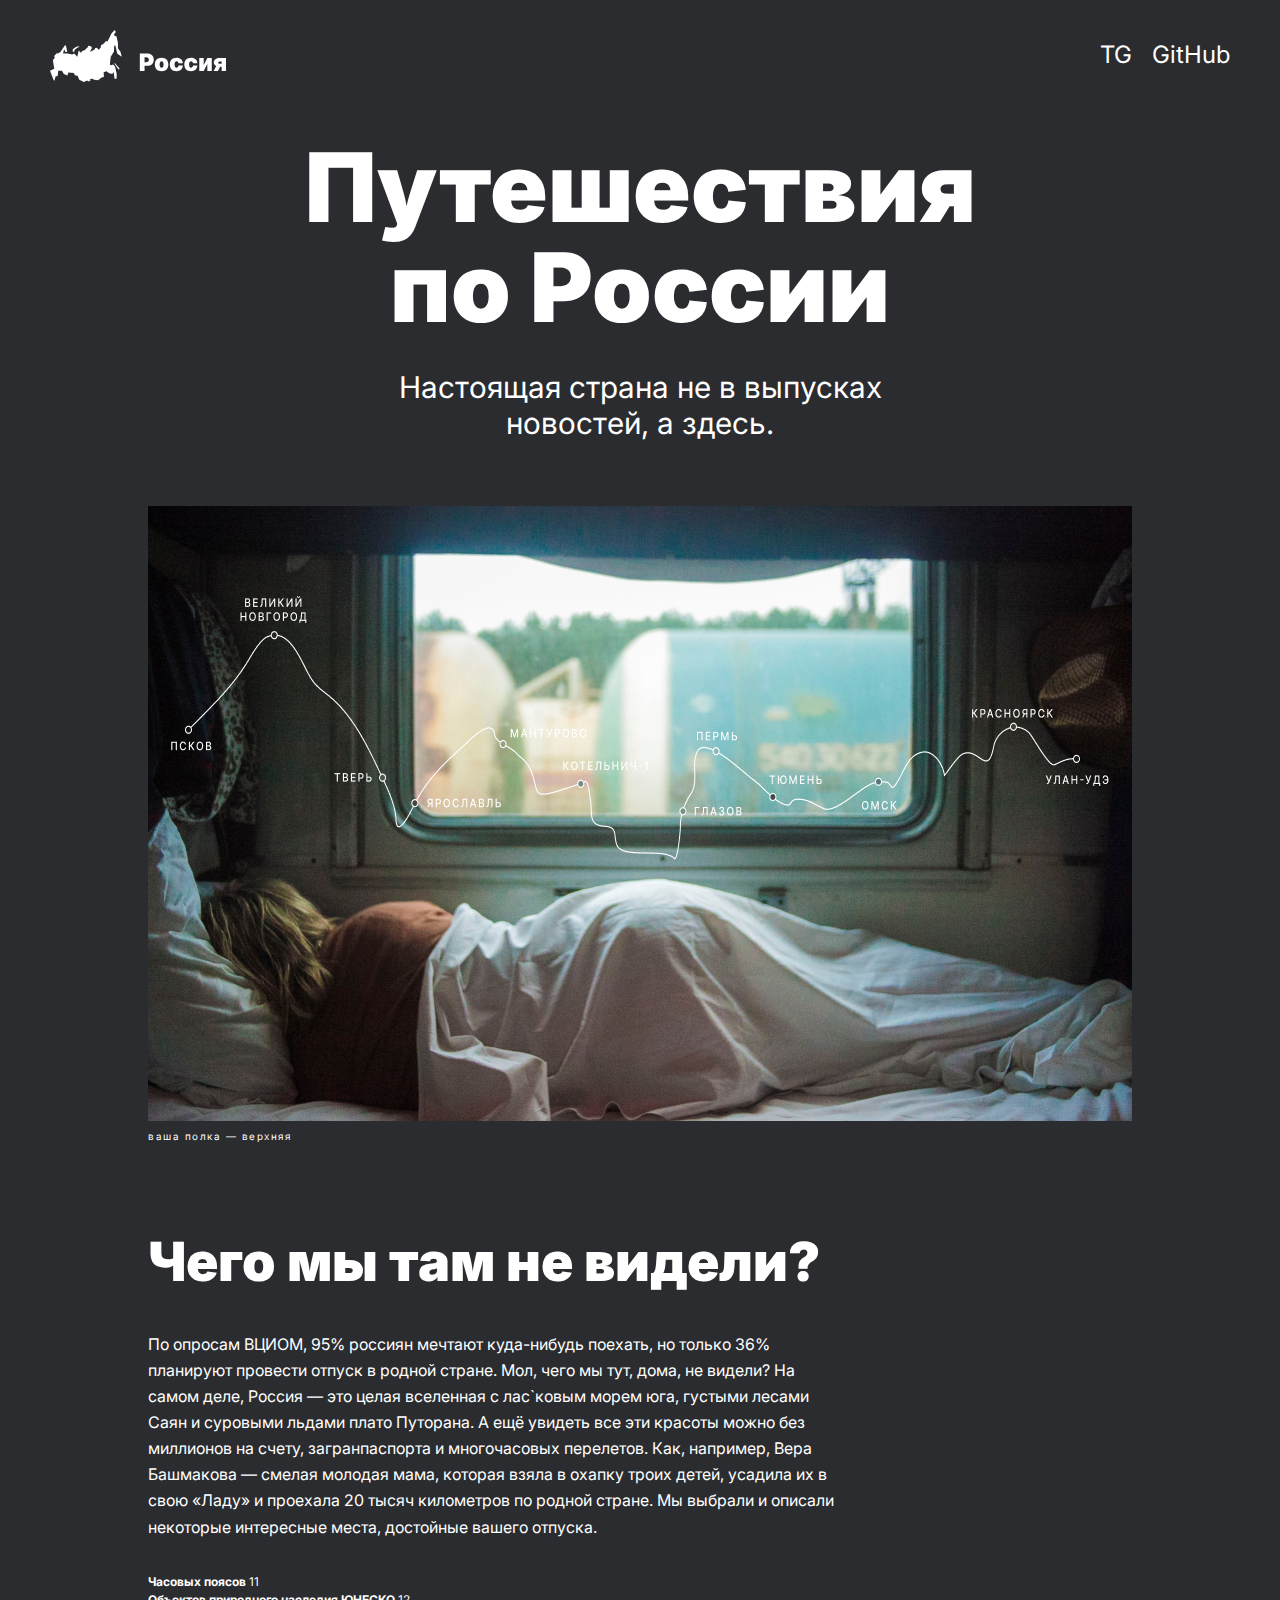
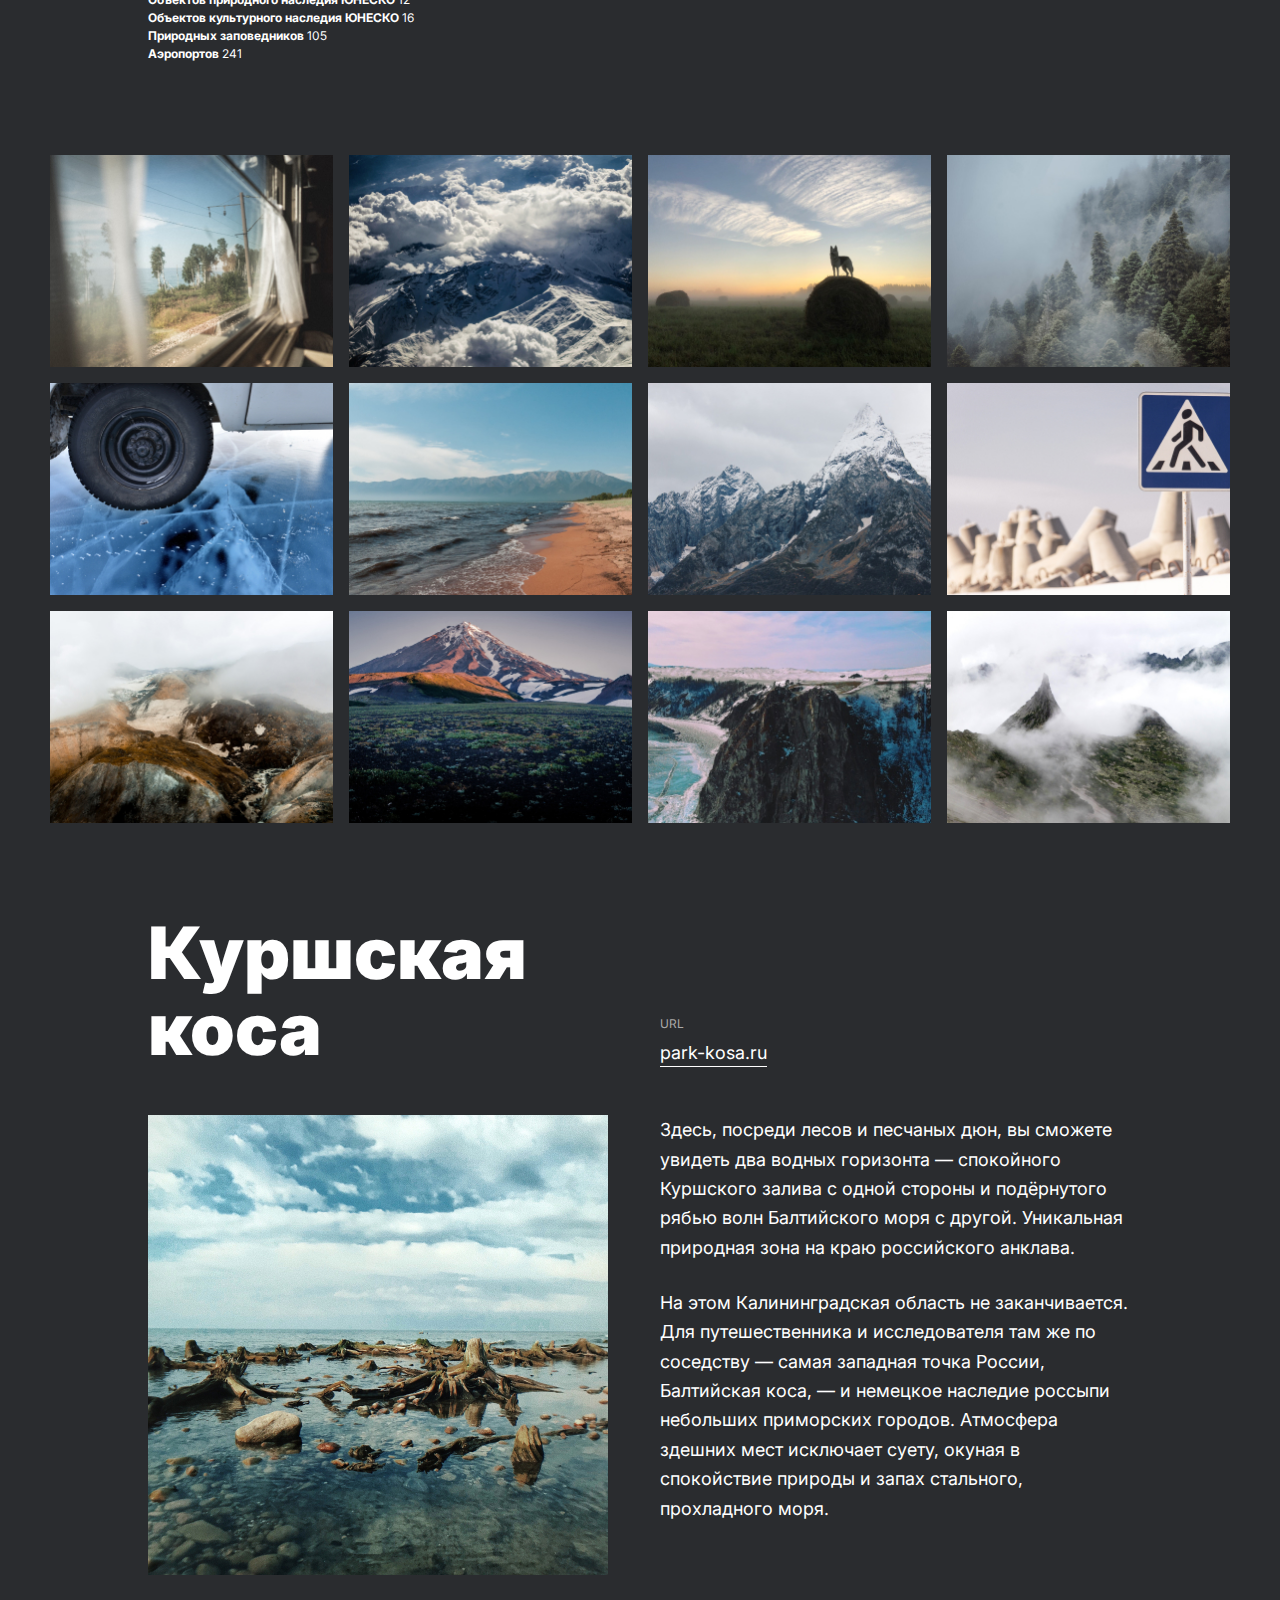
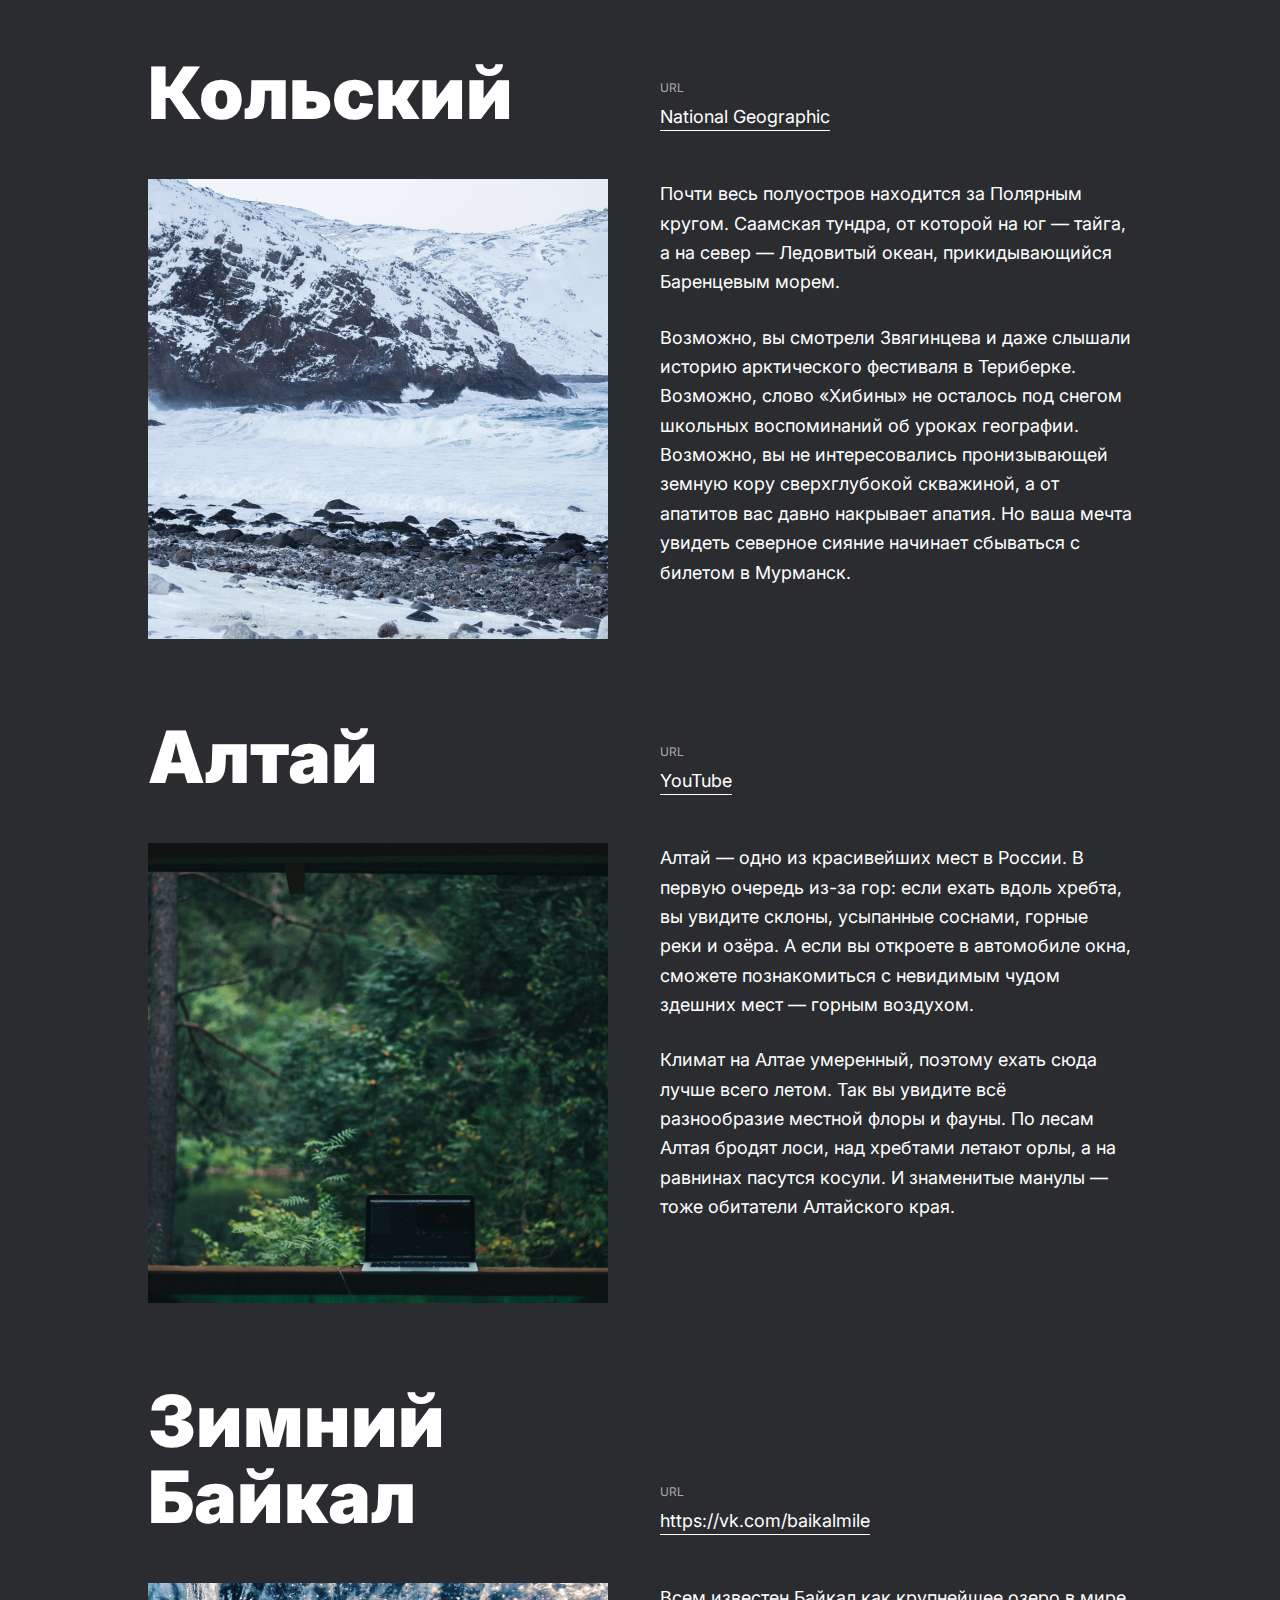
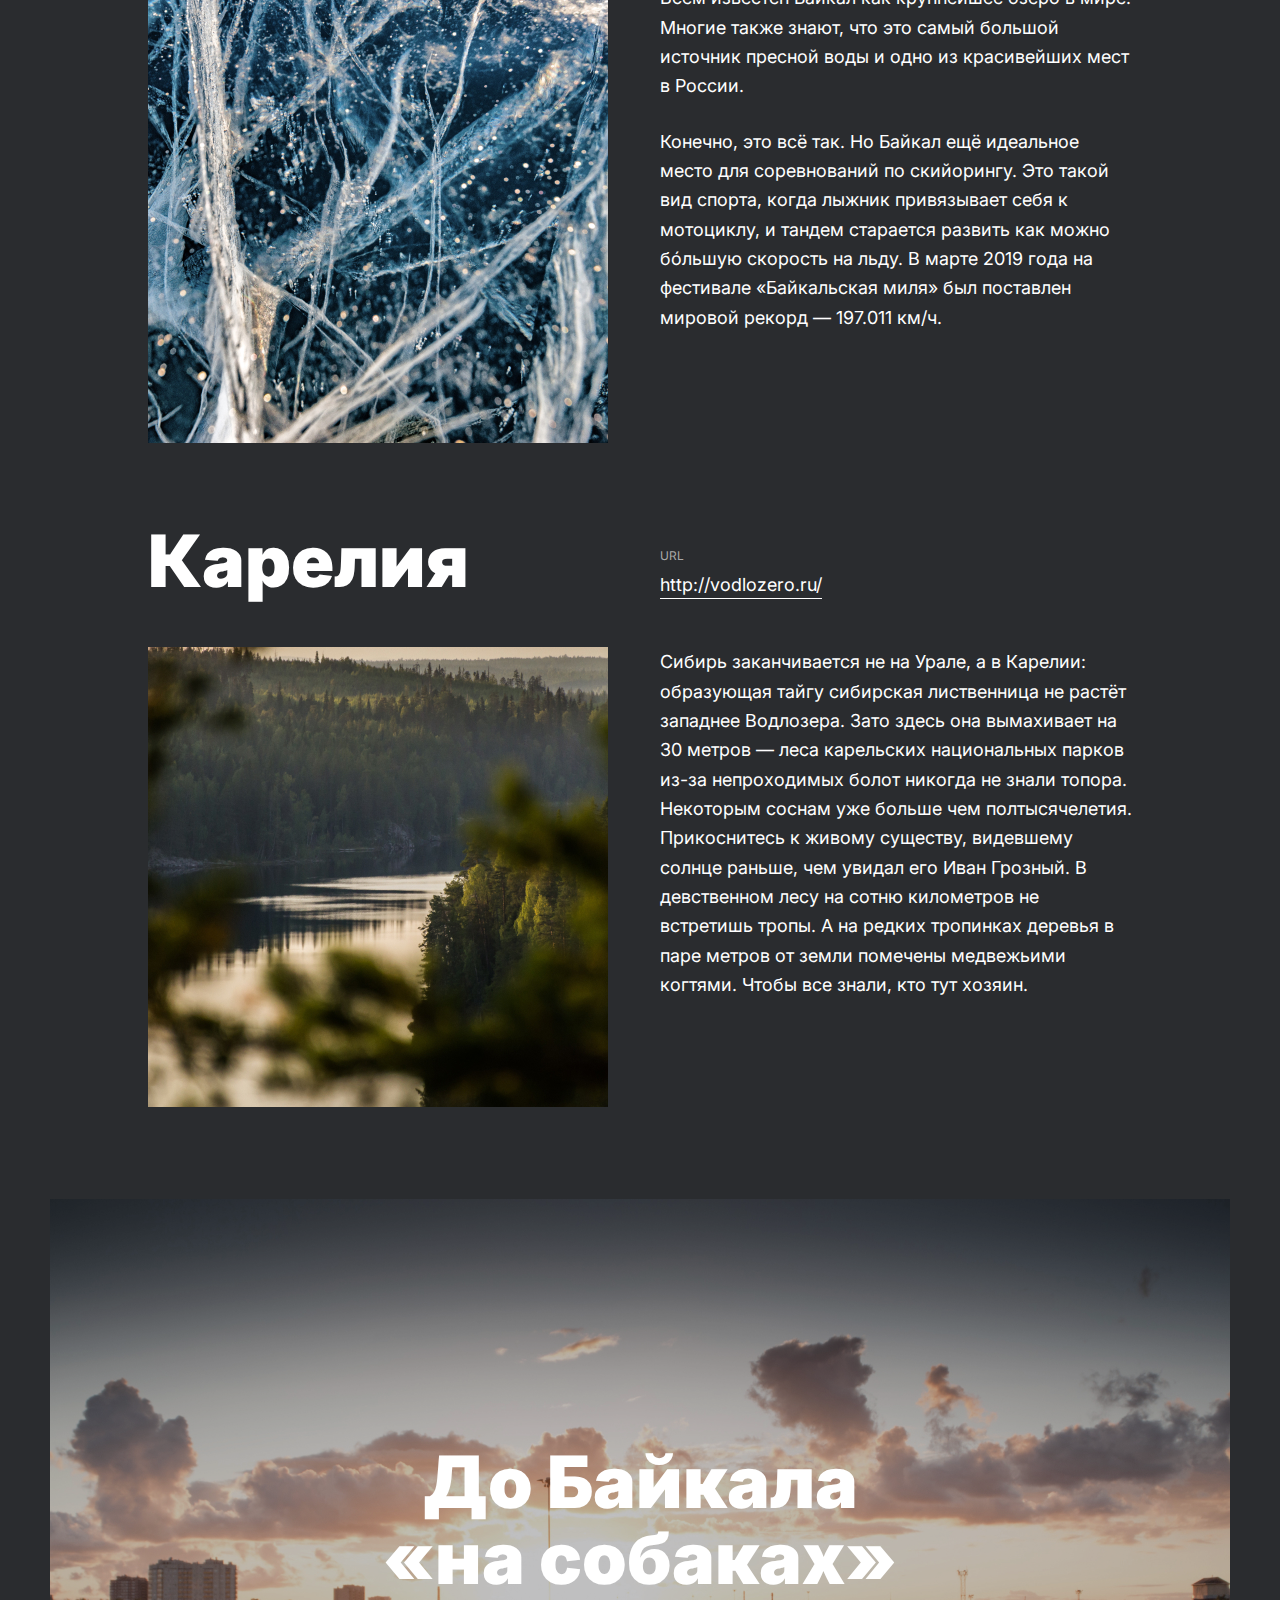
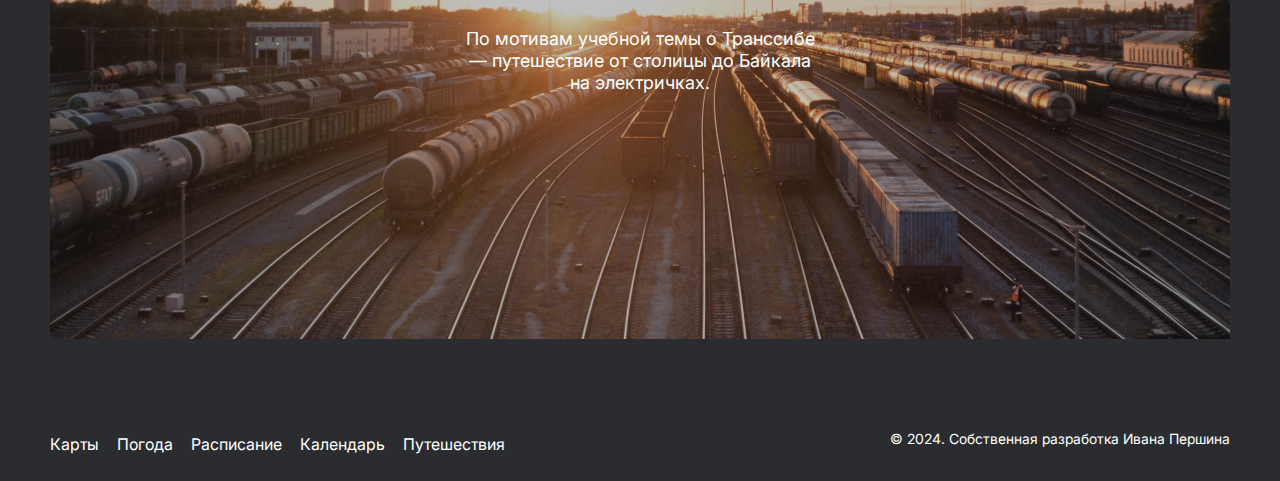
<file: index.html>
<!DOCTYPE html>
<html lang="ru">

<head>
  <meta charset="UTF-8" />
  <meta name="viewport" content="width=device-width, initial-scale=1.0" />
  <meta name="keywords" content="Путешествия, Россия" />
  <meta name="author" content="Ivan Pershin" />
  <meta name="description" content="Сайт про путешествия по России" />
  <link rel="stylesheet" href="./pages/index.css" />
  <title>Путешествия по России</title>
</head>

<body class="body">

  <!-- HEADER -->
  <header class="header">
    <nav class="header__nav">
      <img class="header__logo" src="./images/header/logo.svg" alt="Логотип материка России" />
    <ul class="header__list">
        <li class="header__item">
          <a class="header__link" href="tg://resolve?domain=ShekkoWeb" target="_blank">TG</a>
        </li>
        <li class="header__item">
          <a class="header__link" href="https://github.com/Shekko777/travel-repetition.git" target="_blank">GitHub</a>
        </li>
      </ul>
    </nav>
    <h1 class="header__title">Путешествия по России</h1>
    <p class="header__subtitle">
      Настоящая страна не в выпусках новостей, а здесь.
    </p>
    <figure class="header__figure">
      <img class="header__image" src="./images/header/main_header.jpg"
        alt="Картинка поезда с картой путешествия по России и точками на ней" />
      <figcaption class="header__figcaption">ваша полка — верхняя</figcaption>
    </figure>
  </header>

  <!-- MAIN -->
  <main class="main">
    <section class="about">
      <h2 class="about__title">Чего мы там не видели?</h2>
      <p class="about__text">По опросам ВЦИОМ, 95% россиян мечтают куда-нибудь поехать, но только 36% планируют провести
        отпуск в родной стране. Мол, чего мы тут, дома, не видели? На самом деле, Россия — это целая вселенная с
        лас`ковым морем юга, густыми лесами Саян и суровыми льдами плато Путорана. А ещё увидеть все эти красоты можно
        без миллионов на счету, загранпаспорта и многочасовых перелетов. Как, например, Вера Башмакова — смелая молодая
        мама, которая взяла в охапку троих детей, усадила их в свою «Ладу» и проехала 20 тысяч километров по родной
        стране. Мы выбрали и описали некоторые интересные места, достойные вашего отпуска.</p>

      <ul class="about__statistics">
        <li class="about__item">Часовых поясов <span class="about__span">11</span></li>
        <li class="about__item">Объектов природного наследия ЮНЕСКО <span class="about__span">12</span></li>
        <li class="about__item">Объектов культурного наследия ЮНЕСКО <span class="about__span">16</span></li>
        <li class="about__item">Природных заповедников <span class="about__span">105</span></li>
        <li class="about__item">Аэропортов <span class="about__span">241</span></li>
      </ul>
    </section>

    <section class="images">
      <ul class="images__list">
        <li class="images__item">
          <img class="images__img" src="./images/images/item-11.jpg" alt="Картинка с поездом">
        </li>
        <li class="images__item">
          <img class="images__img" src="./images/images/item-10.jpg" alt="Картинка Эвереста">
        </li>
        <li class="images__item">
          <img class="images__img" src="./images/images/item-9.jpg" alt="Картинка собаки на сене">
        </li>
        <li class="images__item">
          <img class="images__img" src="./images/images/item-8.jpg" alt="Картинка туманного леса">
        </li>
        <li class="images__item">
          <img class="images__img" src="./images/images/item-7.jpg" alt="Картинка машины на льду">
        </li>
        <li class="images__item">
          <img class="images__img" src="./images/images/item-6.jpg" alt="Картинка красивого пляжа">
        </li>
        <li class="images__item">
          <img class="images__img" src="./images/images/item-5.jpg" alt="Картинка заснеженной горы">
        </li>
        <li class="images__item">
          <img class="images__img" src="./images/images/item-4.jpg" alt="Картинка непонятно чего">
        </li>
        <li class="images__item">
          <img class="images__img" src="./images/images/item-3.jpg" alt="Картинка пустынные горы">
        </li>
        <li class="images__item">
          <img class="images__img" src="./images/images/item-2.jpg" alt="Картинка пейзажа поляны с горами">
        </li>
        <li class="images__item">
          <img class="images__img" src="./images/images/item-1.jpg" alt="Картинка моря">
        </li>
        <li class="images__item">
          <img class="images__img" src="./images/images/item.jpg" alt="Картинка тумана в горных вершинах">
        </li>
      </ul>
    </section>

    <section class="review">
      <ul class="review__list">
        <li class="review__item">
          <h2 class="review__title">Куршская коса</h2>
          <a class="review__link" href="#">park-kosa.ru</a>
          <img class="review__image" src="./images/review/1.jpg" alt="Картинка Куршской Косы">
          <div class="review__description">
            <p class="review__text">Здесь, посреди лесов и песчаных дюн, вы сможете увидеть два водных горизонта — спокойного Куршского залива с одной стороны и подёрнутого рябью волн Балтийского моря с другой. Уникальная природная зона на краю российского анклава.</p>
            <p class="review__text">На этом Калининградская область не заканчивается. Для путешественника и исследователя там же по соседству — самая западная точка России, Балтийская коса, — и немецкое наследие россыпи небольших приморских городов. Атмосфера здешних мест исключает суету, окуная в спокойствие природы и запах стального, прохладного моря.</p>
          </div>
        </li>
        <li class="review__item">
          <h2 class="review__title">Кольский</h2>
          <a class="review__link" href="#">National Geographic</a>
          <img class="review__image" src="./images/review/2.jpg" alt="Картинка Кольского">
          <div class="review__description">
            <p class="review__text">Почти весь полуостров находится за Полярным кругом. Саамская тундра, от которой на юг — 
              тайга, а на север — Ледовитый океан, прикидывающийся Баренцевым морем.</p>
            <p class="review__text">Возможно, вы смотрели Звягинцева и даже слышали историю арктического фестиваля в Териберке. Возможно, слово «Хибины» не осталось под снегом школьных воспоминаний об уроках географии. Возможно, вы не интересовались пронизывающей земную кору сверхглубокой скважиной, а от апатитов вас давно накрывает апатия. Но ваша мечта увидеть северное сияние начинает сбываться с билетом
              в Мурманск.</p>
          </div>
        </li>
        <li class="review__item">
          <h2 class="review__title">Алтай</h2>
          <a class="review__link" href="#">YouTube</a>
          <img class="review__image" src="./images/review/3.jpg" alt="Картинка Алтая">
          <div class="review__description">
            <p class="review__text">Алтай — одно из красивейших мест в России. 
              В первую очередь из-за гор: если ехать вдоль хребта, вы увидите склоны, усыпанные соснами, горные реки и озёра. А если вы откроете в автомобиле окна, сможете познакомиться с невидимым чудом здешних мест — горным воздухом.</p>
            <p class="review__text">Климат на Алтае умеренный, поэтому ехать сюда лучше всего летом. Так вы увидите всё разнообразие местной флоры и фауны. По лесам Алтая бродят лоси, над хребтами летают орлы, а на равнинах пасутся косули. И знаменитые манулы — тоже обитатели Алтайского края.</p>
          </div>
        </li>
        <li class="review__item">
          <h2 class="review__title">Зимний Байкал</h2>
          <a class="review__link" href="#">https://vk.com/baikalmile</a>
          <img class="review__image" src="./images/review/4.jpg" alt="Картинка Зимнего Байкала">
          <div class="review__description">
            <p class="review__text">Всем известен Байкал как крупнейшее озеро 
              в мире. Многие также знают, что это самый большой источник пресной воды и одно из красивейших мест в России.</p>
            <p class="review__text">Конечно, это всё так. Но Байкал ещё идеальное место для соревнований по скийорингу. Это такой вид спорта, когда лыжник привязывает себя 
              к мотоциклу, и тандем старается развить как можно бóльшую скорость на льду. В марте 2019 года на фестивале «Байкальская миля» был поставлен мировой рекорд — 197.011 км/ч.</p>
          </div>
        </li>
        <li class="review__item">
          <h2 class="review__title">Карелия</h2>
          <a class="review__link" href="#">http://vodlozero.ru/</a>
          <img class="review__image" src="./images/review/5.jpg" alt="Картинка Карелии">
          <div class="review__description">
            <p class="review__text">Сибирь заканчивается не на Урале, а в Карелии: образующая тайгу сибирская лиственница не растёт западнее Водлозера. Зато здесь она вымахивает на 30 метров — леса карельских национальных парков из-за непроходимых болот никогда не знали топора. Некоторым соснам уже больше чем полтысячелетия. Прикоснитесь к живому существу, видевшему солнце раньше, чем увидал его Иван Грозный. 
              В девственном лесу на сотню километров не встретишь тропы. А на редких тропинках деревья 
              в паре метров от земли помечены медвежьими когтями. Чтобы все знали, кто тут хозяин.</p>
          </div>
        </li>
      </ul>
    </section>
  </main>

  <!-- FOOTER -->
  <footer class="footer">
    <div class="footer__wrapper">
      <h2 class="footer__title">До Байкала «на собаках»</h2>
      <p class="footer__subtitle">По мотивам учебной темы о Транссибе — путешествие от столицы до Байкала на электричках.</p>
    </div>

    <nav class="footer__nav">
      <ul class="footer__list">
        <li class="footer__item">
          <a class="footer__link" href="">Карты</a>
        </li>
        <li class="footer__item">
          <a class="footer__link" href="">Погода</a>
        </li>
        <li class="footer__item">
          <a class="footer__link" href="">Расписание</a>
        </li>
        <li class="footer__item">
          <a class="footer__link" href="">Календарь</a>
        </li>
        <li class="footer__item">
          <a class="footer__link" href="">Путешествия</a>
        </li>
      </ul>
      <small class="footer__copyright">© 2024. Собственная разработка Ивана Першина</small>
    </nav>

  </footer>
</body>

</html>
</file>
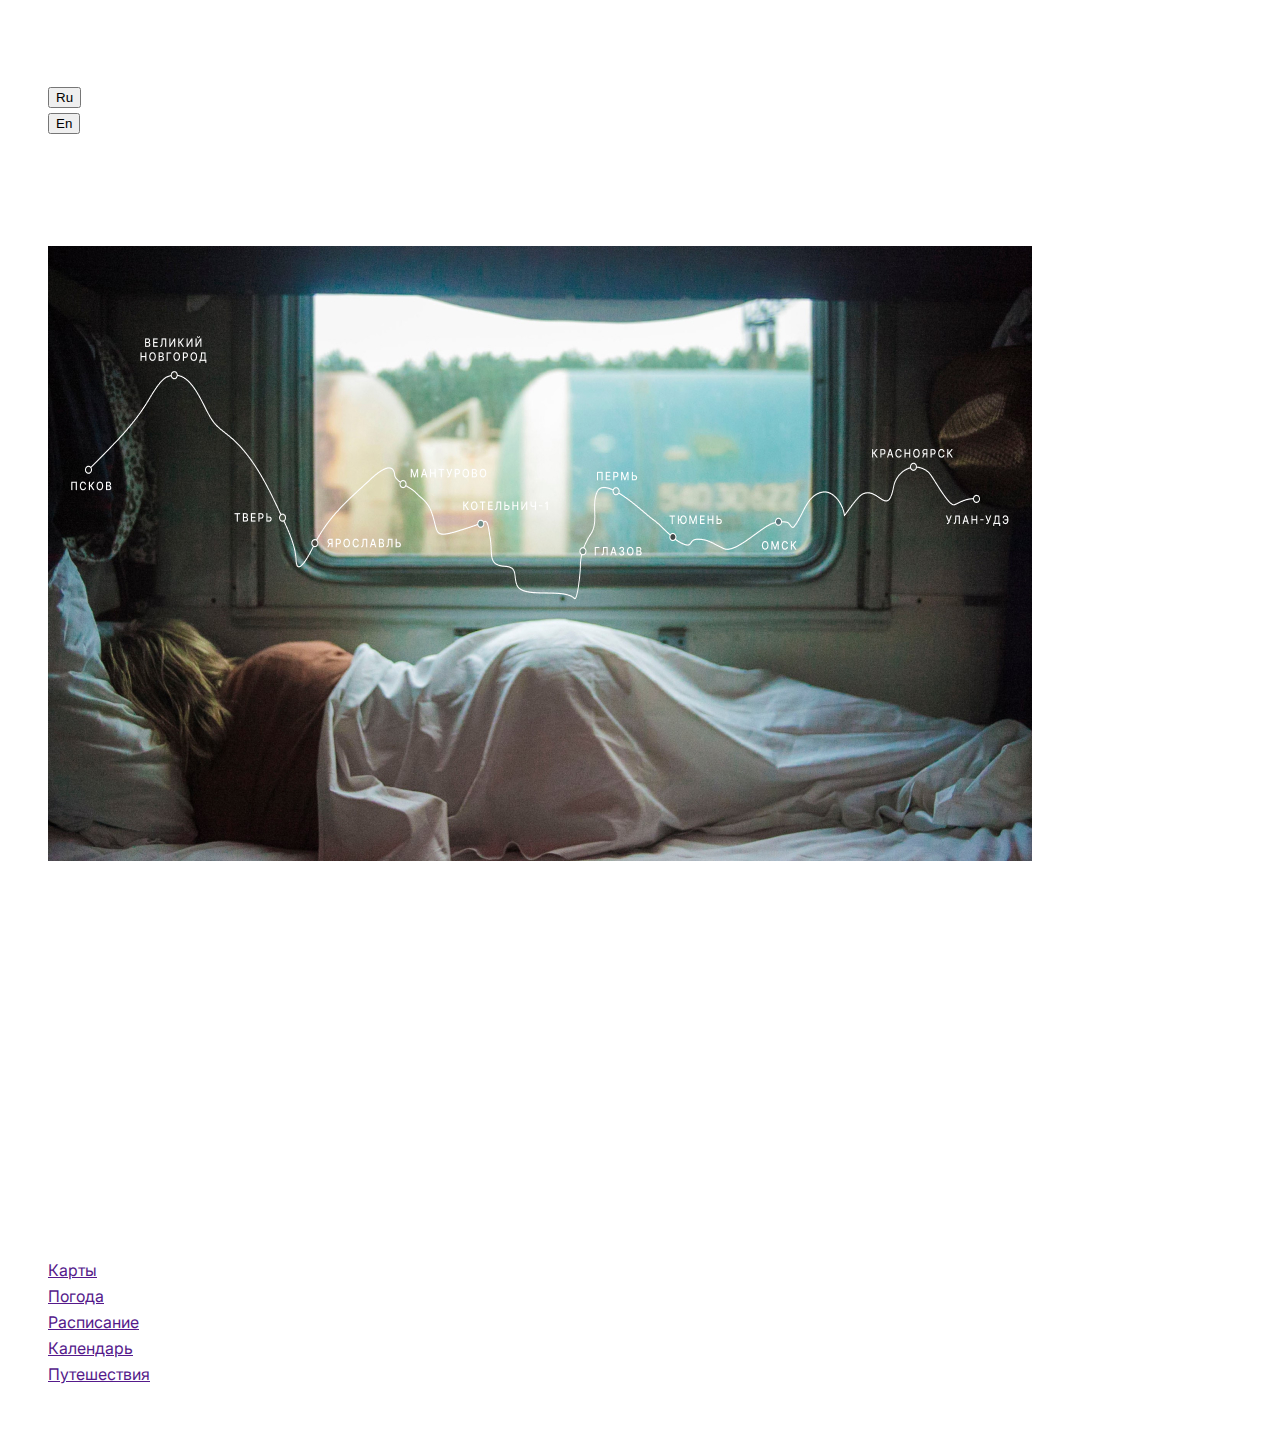
<file: main.html>
<!DOCTYPE html>
<html lang="ru">
  <head>
    <meta charset="UTF-8" />
    <meta name="viewport" content="width=device-width, initial-scale=1.0" />
    <meta name="keywords" content="Путешествия, Россия" />
    <meta name="author" content="Ivan Pershin" />
    <meta name="description" content="Сайт про путешествия по России" />
    <link rel="stylesheet" href="./pages/main.css" />
    <title>Путешествия по России</title>
  </head>

  <body class="body">

    <!-- HEADER -->
    <header class="header">
      <nav class="header__nav">
        <img
          class="header__logo"
          src="./images/header/logo.svg"
          alt="Логотип материка России"
        />

        <ul class="header__list">
          <li class="header__item">
            <button class="header__button header__button_active">Ru</button>
          </li>
          <li class="header__item">
            <button class="header__button">En</button>
          </li>
        </ul>
      </nav>
      <h1 class="header__title">Путешествия по России</h1>
      <p class="header__subtitle">
        Настоящая страна не в выпусках новостей, а здесь.
      </p>
      <figure class="header__figure">
        <img
          class="header__image"
          src="./images/header/main_header.jpg"
          alt="Картинка поезда с картой путешествия по России и точками на ней"
        />
        <figcaption class="header__figcaption">ваша полка — верхняя</figcaption>
      </figure>
    </header>

    <!-- MAIN -->
    <main class="main">
      <section class="about">
        <h2 class="about__title">Чего мы там не видели?</h2>
        <p class="about__text">По опросам ВЦИОМ, 95% россиян мечтают куда-нибудь поехать, но только 36% планируют провести отпуск в родной стране. Мол, чего мы тут, дома, не видели? На самом деле, Россия — это целая вселенная с лас`ковым морем юга, густыми лесами Саян и суровыми льдами плато Путорана. А ещё увидеть все эти красоты можно без миллионов на счету, загранпаспорта и многочасовых перелетов. Как, например, Вера Башмакова — смелая молодая мама, которая взяла в охапку троих детей, усадила их в свою «Ладу» и проехала 20 тысяч километров по родной стране. Мы выбрали и описали некоторые интересные места, достойные вашего отпуска.</p>

        <ul class="about__statistics">
          <li class="about__item">Часовых поясов<span class="about__span"></span>11</li>
          <li class="about__item">Объектов природного наследия ЮНЕСКО<span class="about__span">12</span></li>
          <li class="about__item">Объектов культурного наследия ЮНЕСКО<span class="about__span">16</span></li>
          <li class="about__item">Природных заповедников<span class="about__span">105</span></li>
          <li class="about__item">Аэропортов<span class="about__span">241</span></li>
        </ul>
      </section>
      
      <section class="review"></section>
    </main>

    <!-- FOOTER -->
    <footer class="footer">
      <div class="footer__wrapper">
        <h2 class="footer__title"></h2>
        <p class="footer__subtitle"></p>
      </div>

      <nav class="footer__nav">
        <ul class="footer__list">
          <li class="footer__item">
            <a class="footer__link" href="">Карты</a>
          </li>
          <li class="footer__item">
            <a class="footer__link" href="">Погода</a>
          </li>
          <li class="footer__item">
            <a class="footer__link" href="">Расписание</a>
          </li>
          <li class="footer__item">
            <a class="footer__link" href="">Календарь</a>
          </li>
          <li class="footer__item">
            <a class="footer__link" href="">Путешествия</a>
          </li>
        </ul>
      </nav>

      <small class="footer__copyright">© 2024. Собственная разработка Ивана Першина</small>
    </footer>
  </body>
</html>
</file>
<file: pages/index.css>
@import url(../vender/fonts.css);

.body {
  color: #fff;
  font-family: 'InterRegular', sans-serif;
  font-weight: 400;
  font-size: 16px;
  line-height: 163%;
  background-color: #2A2C2F;
  margin: 0;
}

/* HEADER */
.header {
  display: flex;
  flex-direction: column;
  align-items: center;
  max-width: 1280px;
  width: 100%;
  padding: 0 50px;
  margin: 30px auto 90px;
  box-sizing: border-box;
}

.header__nav {
  display: flex;
  justify-content: space-between;
  align-items: center;
  width: 100%;
  margin-bottom: 55px;
}

.header__list {
  display: flex;
  list-style: none;
  margin: 0;
  padding: 0;
  gap: 20px;
}

.header__link {
  padding: 0;
  margin: 0;
  color: #fff;
  font-size: 24px;
  line-height: 28px;
  text-decoration: none;  
}

.header__button_active {
  border-bottom: 1px solid #fff;
}

.header__title {
  max-width: 720px;
  margin: 0 0 32px;
  font-size: 96px;
  line-height: 100px;
  font-family: "InterBlack";
  font-weight: 900;
  text-align: center;
}

.header__subtitle {
  max-width: 630px;
  font-size: 30px;
  line-height: 36px;
  margin: 0 0 65px;
  text-align: center;
}

.header__figure {
  margin: 0;
  padding: 0;
}

.header__image {
  display: block;
}

.header__figcaption {
  margin-top: 8px;
  font-size: 10px;
  line-height: 14px;
  letter-spacing: 1.5px;
}

/* ABOUT */
.about {
  max-width: 1084px;
  width: 100%;
  padding: 0 50px;
  margin: 0 auto 92px;
  box-sizing: border-box;
}

.about__title {
  max-width: 690px;
  font-size: 54px;
  line-height: 58px;
  margin: 0 0 40px;
  font-family: "InterBlack";
}

.about__text {
  max-width: 690px;
  margin: 0 0 33px;
}

.about__statistics {
  margin: 0; 
  padding: 0;
  list-style: none;
}

.about__item {
  font-size: 12px;
  line-height: 18px;
  font-family: "InterBold";
}

.about__span {
  font-family: "InterRegular";
}

.images {
  max-width: 1280px;
  width: 100%;
  padding: 0 50px;
  margin: 0 auto 92px;
  box-sizing: border-box;
}

.images__list { 
  list-style: none;
  margin: 0;
  padding: 0;

  display: grid;
  gap: 16px;
  grid-template-columns: repeat(4, minmax(200px, 284px));
}

.images__item {
  line-height: 0;
}

.images__img {
  object-fit: cover;
  width: 100%;
}

/* REVIEW */
.review {
  max-width: 1084px;
  width: 100%;
  margin: 0 auto 92px;
  padding: 0 50px;
  box-sizing: border-box;
}

.review__list {
  display: flex;
  flex-direction: column;
  gap: 80px;
  list-style: none;
  margin: 0;
  padding: 0;
}

.review__item {
  line-height: 0;
  display: grid;
  grid-template-columns: repeat(2, minmax(235px, 484px));
  gap: 48px 40px;
}

.review__title {
  margin: 0;
  font-size: 72px;
  line-height: 76px;
  font-family: "InterBlack", sans-serif;
  font-weight: 900;
  max-width: 460px;

}

.review__link {
  position: relative;
  text-decoration: none;
  color: #fff;

  font-size: 18px;
  line-height: 22px;
  border-bottom: 1px solid #fff;
  padding-bottom: 2px;

  align-self: end;
  justify-self: start;
}

.review__image {
  max-width: 460px;
  width: 100%;
  display: block;
  aspect-ratio: 1/1;
  object-fit: contain;
  object-position: center;
}

.review__link::before {
  position: absolute;
  content: 'URL';
  color: #AAA;
  font-size: 12px;
  line-height: 12px;
  top: -24px;
  left: 0;
}

.review__description {
  display: flex;
  flex-direction: column;
  gap: 26px;
}

.review__text {
  margin: 0;
  font-size: 18px;
  max-width: 484px;
  width: 100%;
  line-height: 163%;
}

/* FOOTER */
.footer {
  max-width: 1280px;
  width: 100%;
  padding: 0 50px;
  margin: 0 auto 24px;
  box-sizing: border-box;
}

.footer__wrapper {
  position: relative;
  display: flex;
  flex-direction: column;
  align-items: center;
  justify-content: center;
  background-image: url('../images/footer/footer__background.png');
  margin-bottom: 92px;
}

.footer__wrapper::before {
  position: absolute;
  content: '';
  top: 0;
  right: 0;
  width: 100%;
  height: 100%;
  background-color: #2A2C2F;
  opacity: 0.3;
}

.footer__title {
  z-index: 1;
  font-size: 72px;
  line-height: 76px;
  margin: 245px 0 32px;
  max-width: 560px;
  text-align: center;
  font-family: "InterBlack";
  font-weight: 900;
}

.footer__subtitle {
  z-index: 1;
  font-size: 18px;
  line-height: 22px;
  margin: 0 0 245px;
  max-width: 360px;
  text-align: center;
}

.footer__nav{
  display: flex;
  justify-content: space-between;
}

.footer__list {
  display: flex;
  list-style: none;
  margin: 0;
  padding: 0;
  gap: 18px;
}

.footer__link {
  text-decoration: none;
  color: #fff;
  font-size: 16px;
  line-height: 18px;
}

.footer__copyright {
  font-size: 14px;
  line-height: 16px;
}
</file>
<file: pages/main.css>
@import url(../vender/fonts.css);

.body {
  font-family: 'InterRegular', sans-serif;
  font-size: 16px;
  font-weight: 400;
  line-height: 163%;
  color: #fff;
}
</file>
